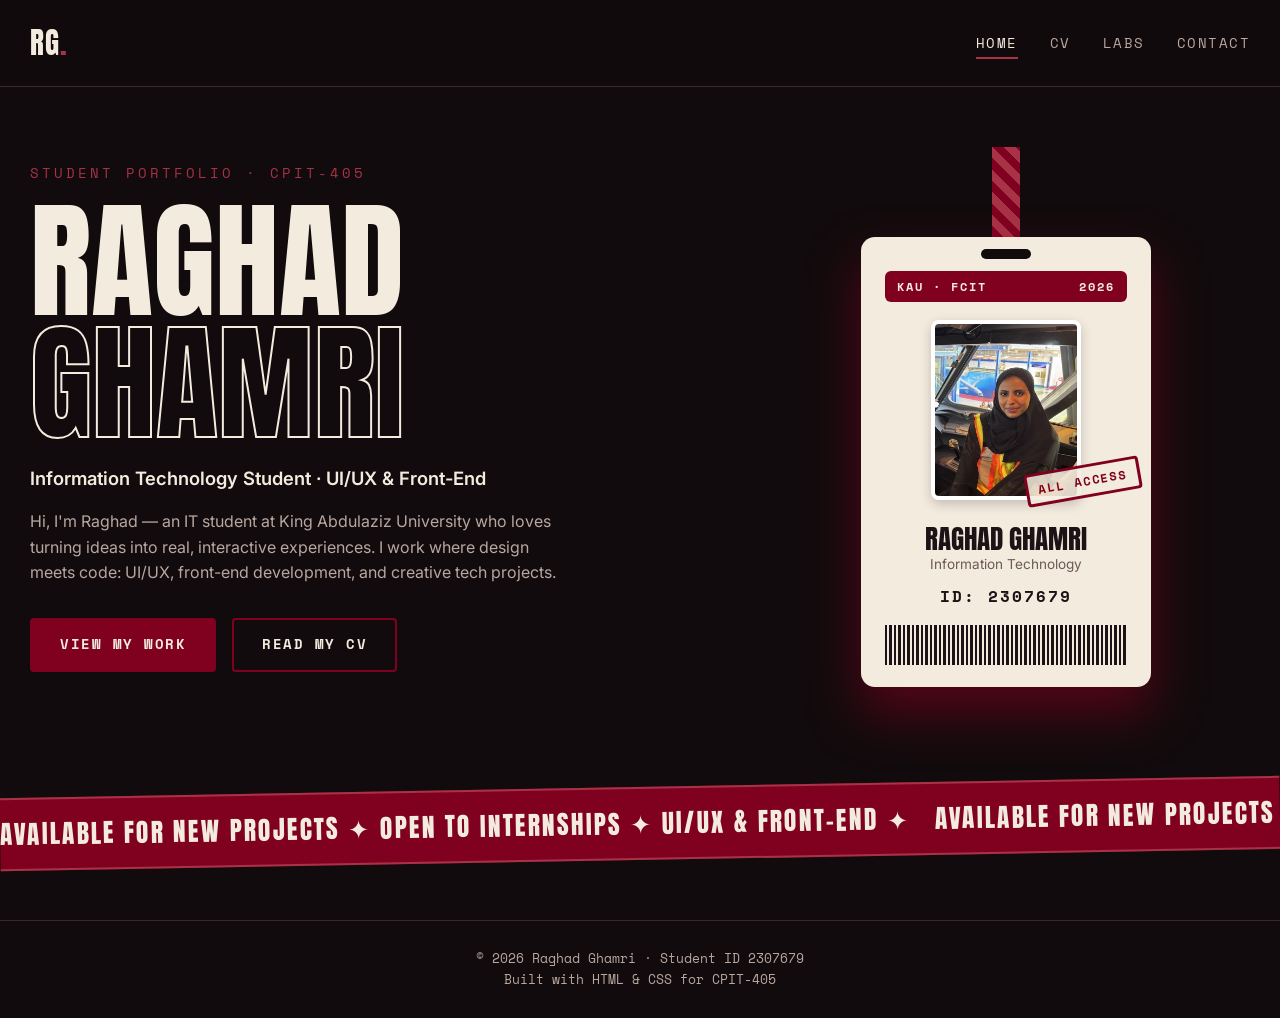
<file: index.html>
<!DOCTYPE html>
<html lang="en">
<head>
    <meta charset="UTF-8">
    <meta name="viewport" content="width=device-width, initial-scale=1.0">
    <title>Raghad Ghamri | Portfolio</title>

    <!-- fonts -->
    <link rel="preconnect" href="https://fonts.googleapis.com">
    <link rel="preconnect" href="https://fonts.gstatic.com" crossorigin>
    <link href="https://fonts.googleapis.com/css2?family=Anton&family=Inter:wght@400;500;600;700&family=Space+Mono:wght@400;700&display=swap" rel="stylesheet">

    <link rel="stylesheet" href="style.css">
</head>
<body>

    <!-- nav bar -->
    <header class="site-header">
        <nav class="navbar">
            <a href="index.html" class="logo">RG<span>.</span></a>
            <ul class="nav-links">
                <li><a href="index.html" class="active">Home</a></li>
                <li><a href="cv.html">CV</a></li>
                <li><a href="labs.html">Labs</a></li>
                <li><a href="contact.html">Contact</a></li>
            </ul>
        </nav>
    </header>

    <!-- content -->
    <main>

        <!-- name and intro -->
        <section class="hero">

            <!-- left side -->
            <div class="hero-text">
                <p class="small-title">Student Portfolio &middot; CPIT-405</p>
                <h1 class="hero-name">Raghad<br><span>Ghamri</span></h1>
                <p class="hero-role">Information Technology Student &middot; UI/UX &amp; Front-End</p>
                <p class="hero-intro">
                    Hi, I'm Raghad &mdash; an IT student at King Abdulaziz University who loves
                    turning ideas into real, interactive experiences. I work where design meets
                    code: UI/UX, front-end development, and creative tech projects.
                </p>
                <div class="hero-buttons">
                    <a href="labs.html" class="btn btn-primary">View My Work</a>
                    <a href="cv.html" class="btn btn-outline">Read My CV</a>
                </div>
            </div>

            <!-- student card -->
            <div class="badge-wrap">
                <div class="strap"></div>
                <div class="badge">
                    <div class="badge-hole"></div>
                    <div class="badge-top">
                        <span>KAU &middot; FCIT</span>
                        <span>2026</span>
                    </div>
                    <img src="images/raghad.jpg" alt="Photo of Raghad Ghamri" class="badge-photo">
                    <p class="badge-name">Raghad Ghamri</p>
                    <p class="badge-dept">Information Technology</p>
                    <p class="badge-id">ID: 2307679</p>
                    <span class="badge-stamp">All Access</span>
                    <div class="barcode"></div>
                </div>
            </div>

        </section>

        <!-- moving strip -->
        <section class="moving-strip" aria-label="Status">
            <div class="moving-text">
                <span>Available for new projects &#10022; Open to internships &#10022; UI/UX &amp; Front-End &#10022;</span>
                <span>Available for new projects &#10022; Open to internships &#10022; UI/UX &amp; Front-End &#10022;</span>
                <span>Available for new projects &#10022; Open to internships &#10022; UI/UX &amp; Front-End &#10022;</span>
            </div>
        </section>

    </main>

    <!-- footer -->
    <footer class="site-footer">
        <p>&copy; 2026 Raghad Ghamri &middot; Student ID 2307679</p>
        <p>Built with HTML &amp; CSS for CPIT-405</p>
    </footer>

</body>
</html>
</file>
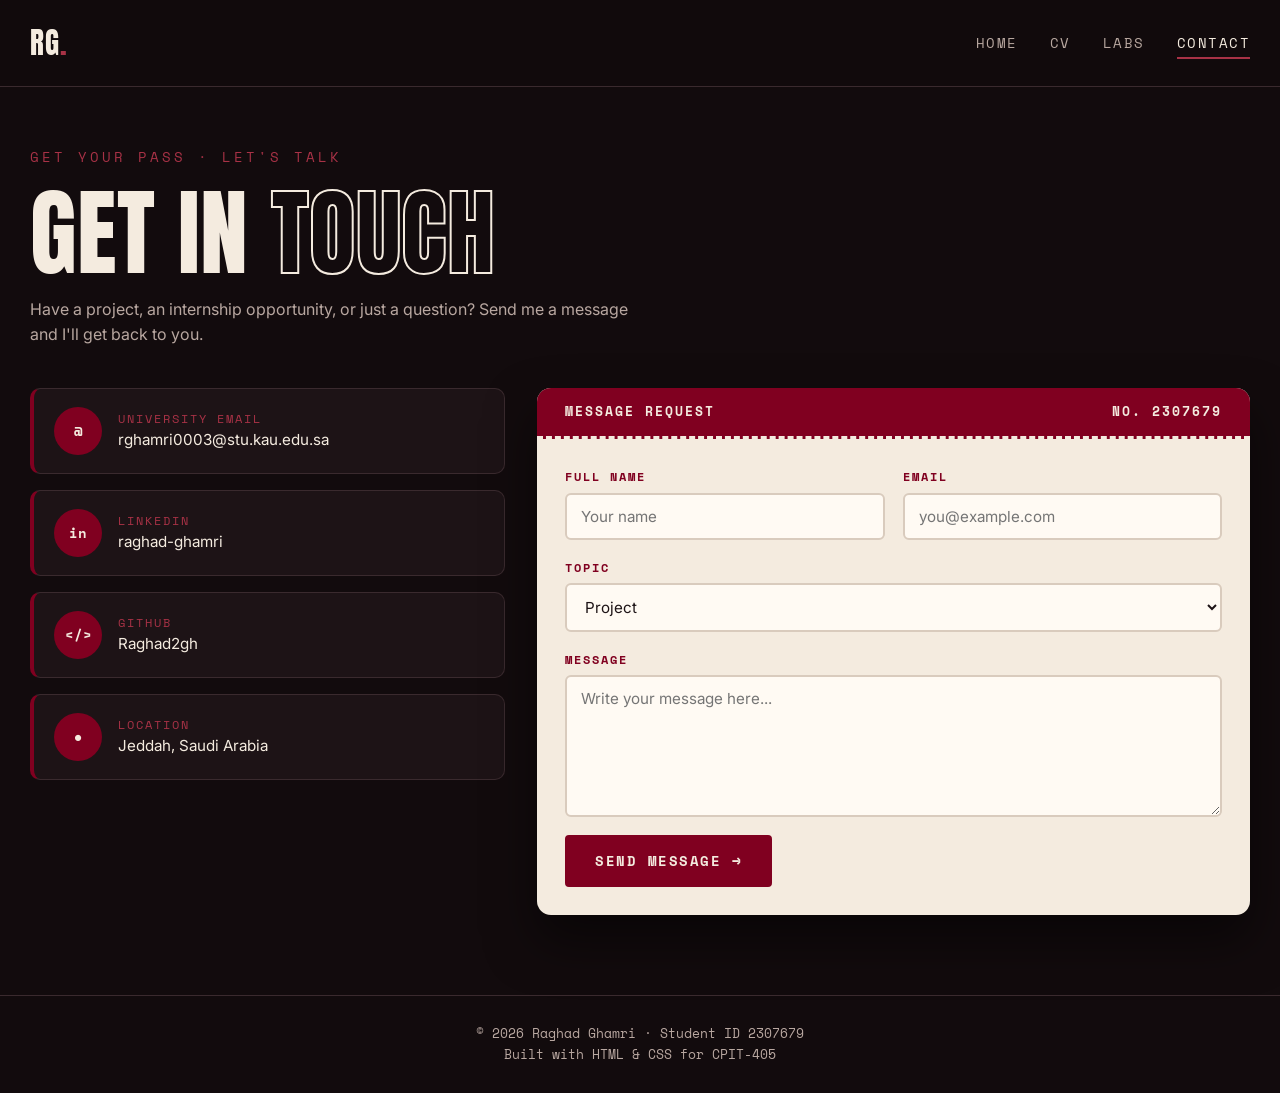
<file: contact.html>
<!DOCTYPE html>
<html lang="en">
<head>
    <meta charset="UTF-8">
    <meta name="viewport" content="width=device-width, initial-scale=1.0">
    <title>Contact | Raghad Ghamri</title>

    <!-- fonts -->
    <link rel="preconnect" href="https://fonts.googleapis.com">
    <link rel="preconnect" href="https://fonts.gstatic.com" crossorigin>
    <link href="https://fonts.googleapis.com/css2?family=Anton&family=Inter:wght@400;500;600;700&family=Space+Mono:wght@400;700&display=swap" rel="stylesheet">

    <link rel="stylesheet" href="style.css">
</head>
<body>

    <!-- nav bar -->
    <header class="site-header">
        <nav class="navbar">
            <a href="index.html" class="logo">RG<span>.</span></a>
            <ul class="nav-links">
                <li><a href="index.html">Home</a></li>
                <li><a href="cv.html">CV</a></li>
                <li><a href="labs.html">Labs</a></li>
                <li><a href="contact.html" class="active">Contact</a></li>
            </ul>
        </nav>
    </header>

    <!-- content -->
    <main>

        <!-- title -->
        <section class="page-header">
            <p class="small-title">Get Your Pass &middot; Let's Talk</p>
            <h1 class="page-title">Get In <span>Touch</span></h1>
            <p class="page-subtitle">
                Have a project, an internship opportunity, or just a question?
                Send me a message and I'll get back to you.
            </p>
        </section>

        <div class="contact-layout">

            <!-- my links -->
            <section class="contact-info">

                <a href="mailto:rghamri0003@stu.kau.edu.sa" class="contact-item">
                    <span class="contact-icon">@</span>
                    <span>
                        <span class="label">University Email</span>
                        <span class="contact-value">rghamri0003@stu.kau.edu.sa</span>
                    </span>
                </a>

                <a href="https://www.linkedin.com/in/raghad-g-08572234a?" target="_blank" class="contact-item">
                    <span class="contact-icon">in</span>
                    <span>
                        <span class="label">LinkedIn</span>
                        <span class="contact-value">raghad-ghamri</span>
                    </span>
                </a>

                <a href="https://github.com/Raghad2gh" target="_blank" class="contact-item">
                    <span class="contact-icon">&lt;/&gt;</span>
                    <span>
                        <span class="label">GitHub</span>
                        <span class="contact-value">Raghad2gh</span>
                    </span>
                </a>

                <div class="contact-item">
                    <span class="contact-icon">&#9679;</span>
                    <span>
                        <span class="label">Location</span>
                        <span class="contact-value">Jeddah, Saudi Arabia</span>
                    </span>
                </div>

            </section>

            <!-- form (web3forms) -->
            <section class="form-card">
                <div class="form-top">
                    <span>Message Request</span>
                    <span>No. 2307679</span>
                </div>

                <form action="https://api.web3forms.com/submit" method="POST" class="contact-form">

                    <!-- web3forms stuff -->
                    <input type="hidden" name="access_key" value="fb576a93-1b61-4d19-a497-512475a0236a">
                    <input type="hidden" name="subject" value="New message from my portfolio">
                    <input type="hidden" name="from_name" value="Raghad Portfolio">
                   
                    <div class="form-row">
                        <div class="form-group">
                            <label for="name">Full Name</label>
                            <input type="text" id="name" name="name" placeholder="Your name" required>
                        </div>
                        <div class="form-group">
                            <label for="email">Email</label>
                            <input type="email" id="email" name="email" placeholder="you@example.com" required>
                        </div>
                    </div>

                    <div class="form-group">
                        <label for="topic">Topic</label>
                        <select id="topic" name="topic">
                            <option value="Project">Project</option>
                            <option value="Internship / Job">Internship / Job</option>
                            <option value="Question">Question</option>
                            <option value="Other">Other</option>
                        </select>
                    </div>

                    <div class="form-group">
                        <label for="message">Message</label>
                        <textarea id="message" name="message" rows="6" placeholder="Write your message here..." required></textarea>
                    </div>

                    <button type="submit" class="btn btn-primary form-btn">Send Message &rarr;</button>
                </form>
            </section>

        </div>

    </main>

    <!-- footer -->
    <footer class="site-footer">
        <p>&copy; 2026 Raghad Ghamri &middot; Student ID 2307679</p>
        <p>Built with HTML &amp; CSS for CPIT-405</p>
    </footer>

</body>
</html>
</file>
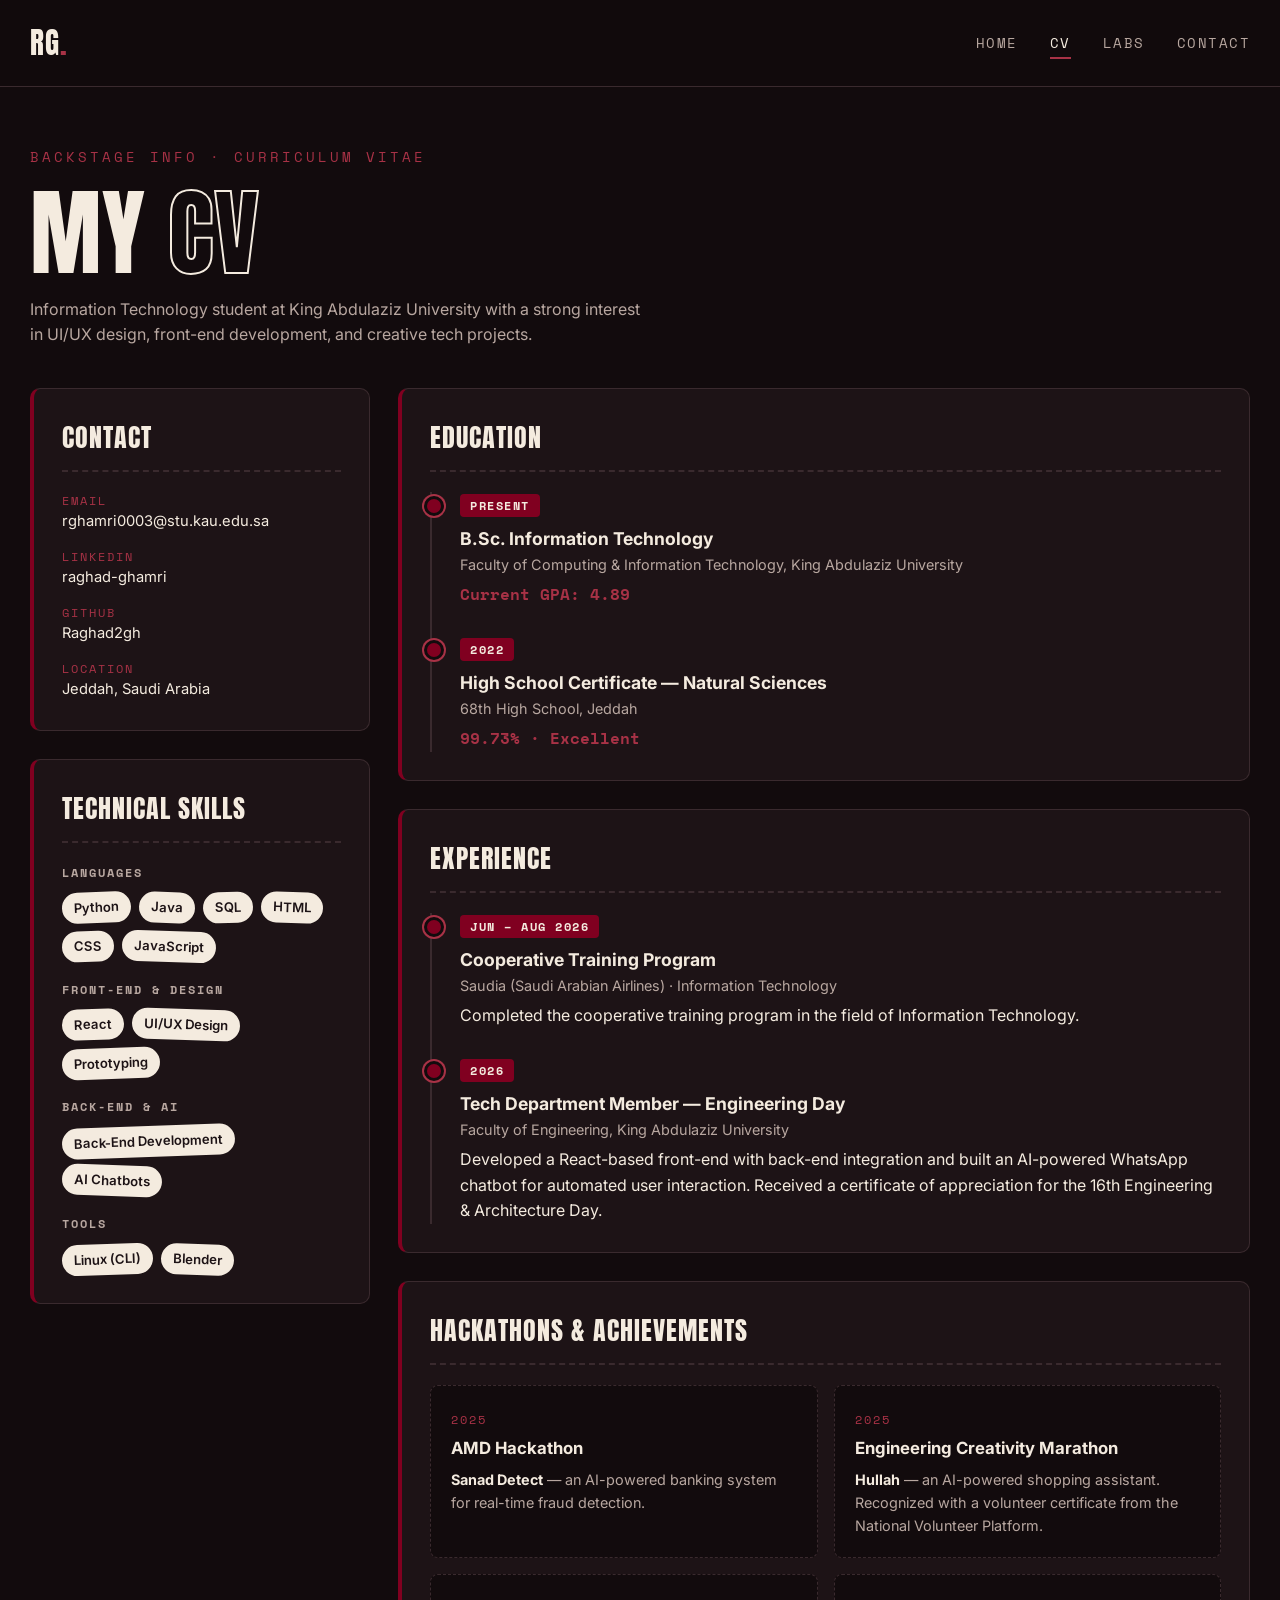
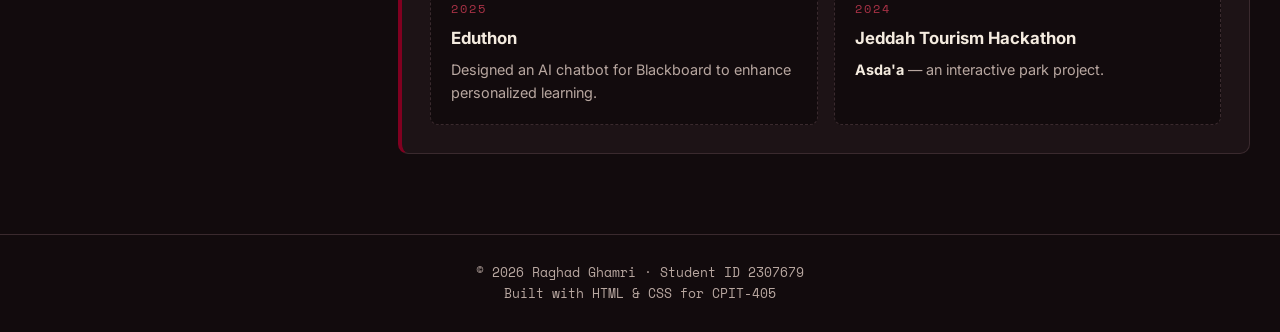
<file: cv.html>
<!DOCTYPE html>
<html lang="en">
<head>
    <meta charset="UTF-8">
    <meta name="viewport" content="width=device-width, initial-scale=1.0">
    <title>CV | Raghad Ghamri</title>

    <!-- fonts -->
    <link rel="preconnect" href="https://fonts.googleapis.com">
    <link rel="preconnect" href="https://fonts.gstatic.com" crossorigin>
    <link href="https://fonts.googleapis.com/css2?family=Anton&family=Inter:wght@400;500;600;700&family=Space+Mono:wght@400;700&display=swap" rel="stylesheet">

    <link rel="stylesheet" href="style.css">
</head>
<body>

    <!-- nav bar -->
    <header class="site-header">
        <nav class="navbar">
            <a href="index.html" class="logo">RG<span>.</span></a>
            <ul class="nav-links">
                <li><a href="index.html">Home</a></li>
                <li><a href="cv.html" class="active">CV</a></li>
                <li><a href="labs.html">Labs</a></li>
                <li><a href="contact.html">Contact</a></li>
            </ul>
        </nav>
    </header>

    <!-- content -->
    <main>

        <!-- title -->
        <section class="page-header">
            <p class="small-title">Backstage Info &middot; Curriculum Vitae</p>
            <h1 class="page-title">My <span>CV</span></h1>
            <p class="page-subtitle">
                Information Technology student at King Abdulaziz University with a strong interest
                in UI/UX design, front-end development, and creative tech projects.
            </p>
        </section>

        <div class="cv-layout">

            <!-- left side -->
            <aside class="cv-side">

                <!-- contact -->
                <section class="cv-card">
                    <h2 class="cv-heading">Contact</h2>
                    <ul class="contact-list">
                        <li>
                            <span class="label">Email</span>
                            <a href="mailto:rghamri0003@stu.kau.edu.sa">rghamri0003@stu.kau.edu.sa</a>
                        </li>
                        <li>
                            <span class="label">LinkedIn</span>
                            <a href="https://linkedin.com/in/raghad-ghamri-08572234a" target="_blank">raghad-ghamri</a>
                        </li>
                        <li>
                            <span class="label">GitHub</span>
                            <a href="https://github.com/Raghad2gh" target="_blank">Raghad2gh</a>
                        </li>
                        <li>
                            <span class="label">Location</span>
                            Jeddah, Saudi Arabia
                        </li>
                    </ul>
                </section>

                <!-- skills -->
                <section class="cv-card">
                    <h2 class="cv-heading">Technical Skills</h2>

                    <h3 class="skill-group">Languages</h3>
                    <ul class="skills">
                        <li>Python</li>
                        <li>Java</li>
                        <li>SQL</li>
                        <li>HTML</li>
                        <li>CSS</li>
                        <li>JavaScript</li>
                    </ul>

                    <h3 class="skill-group">Front-End &amp; Design</h3>
                    <ul class="skills">
                        <li>React</li>
                        <li>UI/UX Design</li>
                        <li>Prototyping</li>
                    </ul>

                    <h3 class="skill-group">Back-End &amp; AI</h3>
                    <ul class="skills">
                        <li>Back-End Development</li>
                        <li>AI Chatbots</li>
                    </ul>

                    <h3 class="skill-group">Tools</h3>
                    <ul class="skills">
                        <li>Linux (CLI)</li>
                        <li>Blender</li>
                    </ul>
                </section>

            </aside>

            <!-- right side -->
            <div class="cv-main">

                <!-- education -->
                <section class="cv-card">
                    <h2 class="cv-heading">Education</h2>
                    <div class="timeline">
                        <article class="timeline-item">
                            <span class="timeline-date">Present</span>
                            <h3>B.Sc. Information Technology</h3>
                            <p class="place">Faculty of Computing &amp; Information Technology, King Abdulaziz University</p>
                            <p class="highlight">Current GPA: 4.89</p>
                        </article>
                        <article class="timeline-item">
                            <span class="timeline-date">2022</span>
                            <h3>High School Certificate &mdash; Natural Sciences</h3>
                            <p class="place">68th High School, Jeddah</p>
                            <p class="highlight">99.73% &middot; Excellent</p>
                        </article>
                    </div>
                </section>

                <!-- experience -->
                <section class="cv-card">
                    <h2 class="cv-heading">Experience</h2>
                    <div class="timeline">
                        <article class="timeline-item">
                            <span class="timeline-date">Jun &ndash; Aug 2026</span>
                            <h3>Cooperative Training Program</h3>
                            <p class="place">Saudia (Saudi Arabian Airlines) &middot; Information Technology</p>
                            <p>Completed the cooperative training program in the field of Information Technology.</p>
                        </article>
                        <article class="timeline-item">
                            <span class="timeline-date">2026</span>
                            <h3>Tech Department Member &mdash; Engineering Day</h3>
                            <p class="place">Faculty of Engineering, King Abdulaziz University</p>
                            <p>
                                Developed a React-based front-end with back-end integration and built an
                                AI-powered WhatsApp chatbot for automated user interaction. Received a
                                certificate of appreciation for the 16th Engineering &amp; Architecture Day.
                            </p>
                        </article>
                    </div>
                </section>

                <!-- hackathons -->
                <section class="cv-card">
                    <h2 class="cv-heading">Hackathons &amp; Achievements</h2>
                    <div class="achievements">
                        <article class="achievement">
                            <span class="achievement-year">2025</span>
                            <h3>AMD Hackathon</h3>
                            <p><strong>Sanad Detect</strong> &mdash; an AI-powered banking system for real-time fraud detection.</p>
                        </article>
                        <article class="achievement">
                            <span class="achievement-year">2025</span>
                            <h3>Engineering Creativity Marathon</h3>
                            <p><strong>Hullah</strong> &mdash; an AI-powered shopping assistant. Recognized with a volunteer certificate from the National Volunteer Platform.</p>
                        </article>
                        <article class="achievement">
                            <span class="achievement-year">2025</span>
                            <h3>Eduthon</h3>
                            <p>Designed an AI chatbot for Blackboard to enhance personalized learning.</p>
                        </article>
                        <article class="achievement">
                            <span class="achievement-year">2024</span>
                            <h3>Jeddah Tourism Hackathon</h3>
                            <p><strong>Asda'a</strong> &mdash; an interactive park project.</p>
                        </article>
                    </div>
                </section>

            </div>
        </div>

    </main>

    <!-- footer -->
    <footer class="site-footer">
        <p>&copy; 2026 Raghad Ghamri &middot; Student ID 2307679</p>
        <p>Built with HTML &amp; CSS for CPIT-405</p>
    </footer>

</body>
</html>
</file>
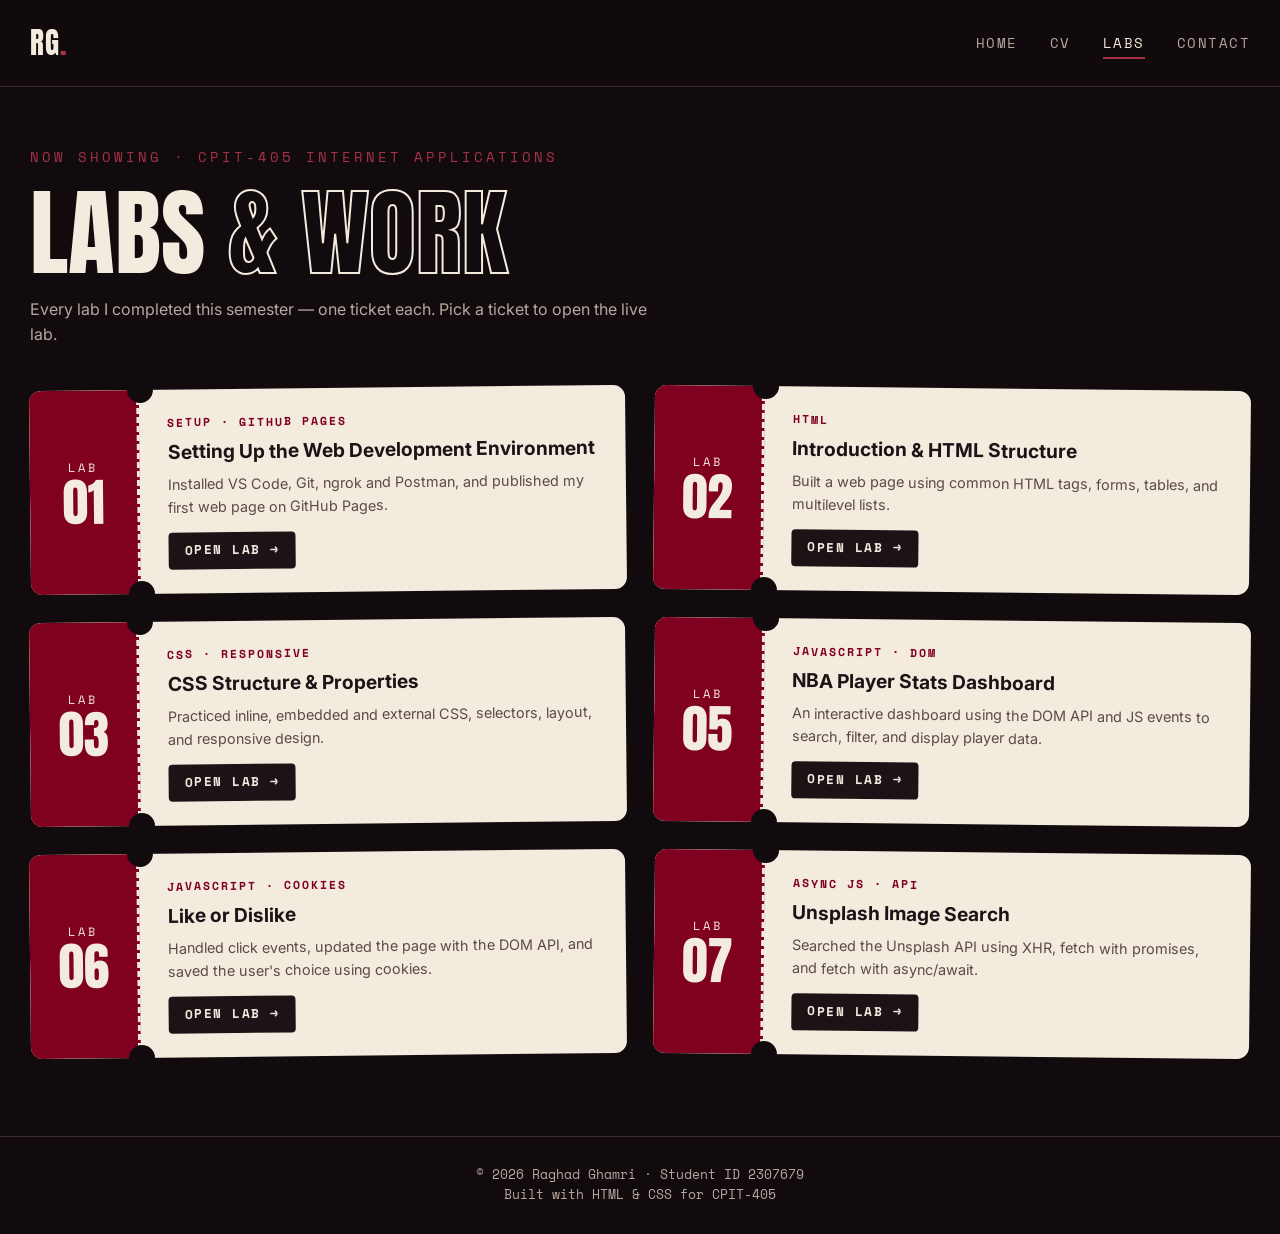
<file: labs.html>
<!DOCTYPE html>
<html lang="en">
<head>
    <meta charset="UTF-8">
    <meta name="viewport" content="width=device-width, initial-scale=1.0">
    <title>Labs | Raghad Ghamri</title>

    <!-- fonts -->
    <link rel="preconnect" href="https://fonts.googleapis.com">
    <link rel="preconnect" href="https://fonts.gstatic.com" crossorigin>
    <link href="https://fonts.googleapis.com/css2?family=Anton&family=Inter:wght@400;500;600;700&family=Space+Mono:wght@400;700&display=swap" rel="stylesheet">

    <link rel="stylesheet" href="style.css">
</head>
<body>

    <!-- nav bar -->
    <header class="site-header">
        <nav class="navbar">
            <a href="index.html" class="logo">RG<span>.</span></a>
            <ul class="nav-links">
                <li><a href="index.html">Home</a></li>
                <li><a href="cv.html">CV</a></li>
                <li><a href="labs.html" class="active">Labs</a></li>
                <li><a href="contact.html">Contact</a></li>
            </ul>
        </nav>
    </header>

    <!-- content -->
    <main>

        <!-- title -->
        <section class="page-header">
            <p class="small-title">Now Showing &middot; CPIT-405 Internet Applications</p>
            <h1 class="page-title">Labs <span>&amp; Work</span></h1>
            <p class="page-subtitle">
                Every lab I completed this semester &mdash; one ticket each.
                Pick a ticket to open the live lab.
            </p>
        </section>

        <!-- labs -->
        <section class="tickets">

            <!-- Lab 1 -->
            <article class="ticket">
                <div class="ticket-left">
                    <span class="ticket-label">Lab</span>
                    <span class="ticket-num">01</span>
                </div>
                <div class="ticket-body">
                    <p class="ticket-tags">Setup &middot; GitHub Pages</p>
                    <h2 class="ticket-title">Setting Up the Web Development Environment</h2>
                    <p class="ticket-desc">Installed VS Code, Git, ngrok and Postman, and published my first web page on GitHub Pages.</p>
                    <a href="https://raghad2gh.github.io/CPIT405_RaghadGhamri/lab/lab1.html" class="ticket-link" target="_blank">Open Lab &rarr;</a>
                </div>
            </article>

            <!-- Lab 2 -->
            <article class="ticket">
                <div class="ticket-left">
                    <span class="ticket-label">Lab</span>
                    <span class="ticket-num">02</span>
                </div>
                <div class="ticket-body">
                    <p class="ticket-tags">HTML</p>
                    <h2 class="ticket-title">Introduction &amp; HTML Structure</h2>
                    <p class="ticket-desc">Built a web page using common HTML tags, forms, tables, and multilevel lists.</p>
                    <a href="https://raghad2gh.github.io/CPIT405_RaghadGhamri/lab/lab2.html" class="ticket-link" target="_blank">Open Lab &rarr;</a>
                </div>
            </article>

            <!-- Lab 3 -->
            <article class="ticket">
                <div class="ticket-left">
                    <span class="ticket-label">Lab</span>
                    <span class="ticket-num">03</span>
                </div>
                <div class="ticket-body">
                    <p class="ticket-tags">CSS &middot; Responsive</p>
                    <h2 class="ticket-title">CSS Structure &amp; Properties</h2>
                    <p class="ticket-desc">Practiced inline, embedded and external CSS, selectors, layout, and responsive design.</p>
                    <a href="https://raghad2gh.github.io/CPIT405_RaghadGhamri/lab/lab3.html" class="ticket-link" target="_blank">Open Lab &rarr;</a>
                </div>
            </article>

            <!-- Lab 5 -->
            <article class="ticket">
                <div class="ticket-left">
                    <span class="ticket-label">Lab</span>
                    <span class="ticket-num">05</span>
                </div>
                <div class="ticket-body">
                    <p class="ticket-tags">JavaScript &middot; DOM</p>
                    <h2 class="ticket-title">NBA Player Stats Dashboard</h2>
                    <p class="ticket-desc">An interactive dashboard using the DOM API and JS events to search, filter, and display player data.</p>
                    <a href="https://raghad2gh.github.io/CPIT405_RaghadGhamri/lab/lab5.html" class="ticket-link" target="_blank">Open Lab &rarr;</a>
                </div>
            </article>

            <!-- Lab 6 -->
            <article class="ticket">
                <div class="ticket-left">
                    <span class="ticket-label">Lab</span>
                    <span class="ticket-num">06</span>
                </div>
                <div class="ticket-body">
                    <p class="ticket-tags">JavaScript &middot; Cookies</p>
                    <h2 class="ticket-title">Like or Dislike</h2>
                    <p class="ticket-desc">Handled click events, updated the page with the DOM API, and saved the user's choice using cookies.</p>
                    <a href="https://raghad2gh.github.io/CPIT405_RaghadGhamri/lab/lab6.html" class="ticket-link" target="_blank">Open Lab &rarr;</a>
                </div>
            </article>

            <!-- Lab 7 -->
            <article class="ticket">
                <div class="ticket-left">
                    <span class="ticket-label">Lab</span>
                    <span class="ticket-num">07</span>
                </div>
                <div class="ticket-body">
                    <p class="ticket-tags">Async JS &middot; API</p>
                    <h2 class="ticket-title">Unsplash Image Search</h2>
                    <p class="ticket-desc">Searched the Unsplash API using XHR, fetch with promises, and fetch with async/await.</p>
                    <a href="https://raghad2gh.github.io/CPIT405_RaghadGhamri/lab/lab7.html" class="ticket-link" target="_blank">Open Lab &rarr;</a>
                </div>
            </article>

        </section>

    </main>

    <!-- footer -->
    <footer class="site-footer">
        <p>&copy; 2026 Raghad Ghamri &middot; Student ID 2307679</p>
        <p>Built with HTML &amp; CSS for CPIT-405</p>
    </footer>

</body>
</html>
</file>
<file: style.css>
/* colors and fonts */
:root {
    --bg: #120b0d;            /* background */
    --surface: #1d1316;       /* cards */
    --burgundy: #800020;      /* my main color */
    --burgundy-light: #a83246;/* lighter burgundy for hover */
    --cream: #f4ebdf;         /* text */
    --muted: #b8a7a0;         /* lighter text */
    --line: #3a2a2e;          /* lines */

    --font-display: "Anton", Impact, sans-serif;
    --font-body: "Inter", Arial, sans-serif;
    --font-mono: "Space Mono", "Courier New", monospace;
}


/* reset */
* {
    margin: 0;
    padding: 0;
    box-sizing: border-box;
}

body {
    background-color: var(--bg);
    color: var(--cream);
    font-family: var(--font-body);
    line-height: 1.6;
    min-height: 100vh;
    overflow-x: hidden;       /* no side scroll because of the tilted strip */
    display: flex;
    flex-direction: column;
}

main {
    flex: 1;
}

a {
    color: inherit;
    text-decoration: none;
}


/* ===== nav bar ===== */
.site-header {
    position: sticky;
    top: 0;
    z-index: 100;
    background-color: rgba(18, 11, 13, 0.92);
    border-bottom: 1px solid var(--line);
}

.navbar {
    max-width: 1500px;
    margin: 0 auto;
    padding: 20px 30px;
    display: flex;
    justify-content: space-between;
    align-items: center;
}

.logo {
    font-family: var(--font-display);
    font-size: 1.8rem;
    letter-spacing: 1px;
}

.logo span {
    color: var(--burgundy-light);
}

.nav-links {
    list-style: none;
    display: flex;
    gap: 32px;
}

.nav-links a {
    font-family: var(--font-mono);
    font-size: 0.85rem;
    text-transform: uppercase;
    letter-spacing: 1.5px;
    color: var(--muted);
    padding-bottom: 4px;
    border-bottom: 2px solid transparent;
    transition: color 0.3s, border-color 0.3s;
}

.nav-links a:hover,
.nav-links a.active {
    color: var(--cream);
    border-bottom-color: var(--burgundy-light);
}


/* ===== buttons ===== */
.btn {
    padding: 14px 28px;
    font-family: var(--font-mono);
    font-size: 0.85rem;
    font-weight: 700;
    text-transform: uppercase;
    letter-spacing: 1.5px;
    border: 2px solid var(--burgundy);
    border-radius: 4px;
    transition: background-color 0.3s, transform 0.3s, border-color 0.3s;
}

.btn-primary {
    background-color: var(--burgundy);
}

.btn-primary:hover {
    background-color: var(--burgundy-light);
    border-color: var(--burgundy-light);
    transform: translateY(-3px);
}

.btn-outline:hover {
    background-color: var(--burgundy);
    transform: translateY(-3px);
}


/* ===== home page ===== */
.hero {
    max-width: 1300px;
    margin: 0 auto;
    padding: 60px 30px 80px;
    display: grid;
    grid-template-columns: 1.4fr 1fr;
    gap: 48px;
    align-items: center;
}

.small-title {
    font-family: var(--font-mono);
    font-size: 0.85rem;
    text-transform: uppercase;
    letter-spacing: 3px;
    color: var(--burgundy-light);
    margin-bottom: 16px;
}

.hero-name {
    font-family: var(--font-display);
    font-size: clamp(4rem, 10vw, 8.5rem);
    font-weight: 400;
    line-height: 0.95;
    text-transform: uppercase;
}

.hero-name span {
    color: transparent;
    -webkit-text-stroke: 2px var(--cream);   /* outline only */
}

.hero-role {
    margin-top: 20px;
    font-size: 1.15rem;
    font-weight: 600;
}

.hero-intro {
    margin-top: 16px;
    max-width: 540px;
    color: var(--muted);
}

.hero-buttons {
    margin-top: 32px;
    display: flex;
    gap: 16px;
    flex-wrap: wrap;
}


/* the student card */
.badge-wrap {
    display: flex;
    flex-direction: column;
    align-items: center;
    animation: swing 4s ease-in-out infinite;
    transform-origin: top center;
}

/* the strap on top */
.strap {
    width: 28px;
    height: 90px;
    background: repeating-linear-gradient(
        45deg,
        var(--burgundy),
        var(--burgundy) 8px,
        var(--burgundy-light) 8px,
        var(--burgundy-light) 16px
    );
}

.badge {
    position: relative;
    width: 290px;
    background-color: var(--cream);
    color: #1d1316;
    border-radius: 14px;
    padding: 34px 24px 22px;
    text-align: center;
    box-shadow: 0 25px 50px rgba(128, 0, 32, 0.6);
}

/* the hole */
.badge-hole {
    position: absolute;
    top: 12px;
    left: 50%;
    transform: translateX(-50%);
    width: 50px;
    height: 10px;
    border-radius: 10px;
    background-color: var(--bg);
}

.badge-top {
    display: flex;
    justify-content: space-between;
    background-color: var(--burgundy);
    color: var(--cream);
    font-family: var(--font-mono);
    font-size: 0.75rem;
    font-weight: 700;
    letter-spacing: 2px;
    padding: 6px 12px;
    border-radius: 6px;
    margin-bottom: 18px;
}

.badge-photo {
    width: 150px;
    height: 180px;
    margin-bottom: 16px;
    border-radius: 8px;
    border: 4px solid #fff;
    box-shadow: 0 4px 12px rgba(0, 0, 0, 0.2);
}

.badge-name {
    font-family: var(--font-display);
    font-size: 1.7rem;
    text-transform: uppercase;
    line-height: 1.1;
}

.badge-dept {
    font-size: 0.85rem;
    color: #6b5a55;
}

.badge-id {
    margin-top: 8px;
    font-family: var(--font-mono);
    font-weight: 700;
    letter-spacing: 2px;
}

/* the stamp */
.badge-stamp {
    position: absolute;
    top: 228px;
    right: 10px;
    transform: rotate(-10deg);
    border: 3px solid var(--burgundy);
    color: var(--burgundy);
    font-family: var(--font-mono);
    font-weight: 700;
    font-size: 0.75rem;
    text-transform: uppercase;
    letter-spacing: 2px;
    padding: 4px 10px;
    border-radius: 4px;
    background-color: rgba(244, 235, 223, 0.85);
}

/* barcode made from stripes */
.barcode {
    height: 40px;
    margin-top: 16px;
    background: repeating-linear-gradient(
        90deg,
        #1d1316 0px, #1d1316 2px,
        transparent 2px, transparent 4px,
        #1d1316 4px, #1d1316 7px,
        transparent 7px, transparent 9px
    );
}

@keyframes swing {
    0%, 100% { transform: rotate(-2deg); }
    50%      { transform: rotate(2deg); }
}


/* moving strip */
.moving-strip {
    overflow: hidden;
    background-color: var(--burgundy);
    border-top: 2px solid var(--burgundy-light);
    border-bottom: 2px solid var(--burgundy-light);
    padding: 14px 0;
    transform: rotate(-1deg);
    margin: 20px 0 60px;
}

.moving-text {
    display: flex;
    width: max-content;
    animation: scroll 25s linear infinite;
}

.moving-text span {
    font-family: var(--font-display);
    font-size: 1.6rem;
    text-transform: uppercase;
    letter-spacing: 2px;
    white-space: nowrap;
    padding-right: 24px;
}

@keyframes scroll {
    from { transform: translateX(0); }
    to   { transform: translateX(-50%); }
}


/* ===== footer ===== */
.site-footer {
    border-top: 1px solid var(--line);
    padding: 28px 30px;
    text-align: center;
    font-family: var(--font-mono);
    font-size: 0.8rem;
    color: var(--muted);
}


/* phones and tablets */
@media (max-width: 860px) {
    .hero {
        grid-template-columns: 1fr;
        text-align: center;
        padding-top: 40px;
    }

    .hero-intro {
        margin-left: auto;
        margin-right: auto;
    }

    .hero-buttons {
        justify-content: center;
    }

     .badge-wrap {
        order: -1;
    }
}

@media (max-width: 560px) {
    .navbar {
        flex-direction: column;
        gap: 14px;
        padding: 16px;
    }

    .nav-links {
        gap: 20px;
    }

    .badge-wrap {
        zoom: 0.8;
    }
}


/* page title (same on cv, labs and contact) */
.page-header {
    max-width: 1300px;
    margin: 0 auto;
    padding: 60px 30px 40px;
}

.page-title {
    font-family: var(--font-display);
    font-size: clamp(3.5rem, 8vw, 6rem);
    font-weight: 400;
    line-height: 1;
    text-transform: uppercase;
}

.page-title span {
    color: transparent;
    -webkit-text-stroke: 2px var(--cream);
}

.page-subtitle {
    margin-top: 16px;
    max-width: 620px;
    color: var(--muted);
}


/* ===== CV page ===== */
.cv-layout {
    max-width: 1300px;
    margin: 0 auto;
    padding: 0 30px 80px;
    display: grid;
    grid-template-columns: 340px 1fr;
    gap: 28px;
    align-items: start;
}

.cv-side,
.cv-main {
    display: flex;
    flex-direction: column;
    gap: 28px;
}

/* cards */
.cv-card {
    background-color: var(--surface);
    border: 1px solid var(--line);
    border-left: 4px solid var(--burgundy);
    border-radius: 10px;
    padding: 28px;
}

.cv-heading {
    font-family: var(--font-display);
    font-size: 1.6rem;
    font-weight: 400;
    text-transform: uppercase;
    letter-spacing: 1px;
    padding-bottom: 12px;
    margin-bottom: 20px;
    border-bottom: 2px dashed var(--line);
}

/* contact */
.contact-list {
    list-style: none;
    display: flex;
    flex-direction: column;
    gap: 14px;
    font-size: 0.92rem;
}

.label {
    display: block;
    font-family: var(--font-mono);
    font-size: 0.72rem;
    text-transform: uppercase;
    letter-spacing: 2px;
    color: var(--burgundy-light);
}

.contact-list a {
    border-bottom: 1px solid transparent;
    transition: color 0.3s, border-color 0.3s;
}

.contact-list a:hover {
    color: var(--burgundy-light);
    border-bottom-color: var(--burgundy-light);
}

/* skills */
.skill-group {
    font-family: var(--font-mono);
    font-size: 0.75rem;
    font-weight: 700;
    text-transform: uppercase;
    letter-spacing: 2px;
    color: var(--muted);
    margin: 18px 0 10px;
}

.skills {
    list-style: none;
    display: flex;
    flex-wrap: wrap;
    gap: 8px;
}

.skills li {
    background-color: var(--cream);
    color: #1d1316;
    font-size: 0.82rem;
    font-weight: 600;
    padding: 5px 12px;
    border-radius: 20px;
    transition: transform 0.3s, background-color 0.3s, color 0.3s;
}

.skills li:nth-child(odd) {
    transform: rotate(-2deg);
}

.skills li:nth-child(even) {
    transform: rotate(2deg);
}

.skills li:hover {
    background-color: var(--burgundy);
    color: var(--cream);
    transform: rotate(0deg) scale(1.08);
}

/* timeline */
.timeline {
    position: relative;
    padding-left: 28px;
    border-left: 2px solid var(--line);
}

.timeline-item {
    position: relative;
    padding-bottom: 28px;
}

.timeline-item:last-child {
    padding-bottom: 0;
}

/* dot */
.timeline-item::before {
    content: "";
    position: absolute;
    left: -36px;
    top: 4px;
    width: 14px;
    height: 14px;
    border-radius: 50%;
    background-color: var(--burgundy);
    border: 3px solid var(--bg);
    box-shadow: 0 0 0 2px var(--burgundy-light);
}

.timeline-date {
    display: inline-block;
    font-family: var(--font-mono);
    font-size: 0.75rem;
    font-weight: 700;
    letter-spacing: 1.5px;
    text-transform: uppercase;
    background-color: var(--burgundy);
    padding: 2px 10px;
    border-radius: 4px;
    margin-bottom: 8px;
}

.timeline-item h3 {
    font-size: 1.1rem;
}

.place {
    color: var(--muted);
    font-size: 0.9rem;
    margin-bottom: 6px;
}

.highlight {
    font-family: var(--font-mono);
    font-weight: 700;
    color: var(--burgundy-light);
}

/* hackathons */
.achievements {
    display: grid;
    grid-template-columns: repeat(2, 1fr);
    gap: 16px;
}

.achievement {
    background-color: var(--bg);
    border: 1px dashed var(--line);
    border-radius: 8px;
    padding: 20px;
    transition: transform 0.3s, border-color 0.3s;
}

.achievement:hover {
    transform: translateY(-10px) rotate(-1deg);
    border-color: var(--burgundy-light);
}

.achievement-year {
    font-family: var(--font-mono);
    font-size: 0.75rem;
    color: var(--burgundy-light);
    letter-spacing: 2px;
}

.achievement h3 {
    font-size: 1.05rem;
    margin: 4px 0 6px;
}

.achievement p {
    font-size: 0.9rem;
    color: var(--muted);
}

.achievement strong {
    color: var(--cream);
}

/* cv on phones */
@media (max-width: 900px) {
    .cv-layout {
        grid-template-columns: 1fr;
    }
}

@media (max-width: 560px) {
    .page-header,
    .cv-layout {
        padding-left: 16px;
        padding-right: 16px;
    }

    .achievements {
        grid-template-columns: 1fr;
    }
}


/* ===== Labs page ===== */
.tickets {
    max-width: 1300px;
    margin: 0 auto;
    padding: 0 30px 80px;
    display: grid;
    grid-template-columns: repeat(2, 1fr);
    gap: 28px;
}

.ticket {
    position: relative;
    display: flex;
    background-color: var(--cream);
    color: #1d1316;
    border-radius: 12px;
    transition: transform 0.3s, box-shadow 0.3s;
}

/* small tilt */
.ticket:nth-child(odd) {
    transform: rotate(-0.6deg);
}

.ticket:nth-child(even) {
    transform: rotate(0.6deg);
}

.ticket:hover {
    transform: translateY(-6px) rotate(0deg);
    box-shadow: 0 18px 35px rgba(0, 0, 0, 0.55);
}

/* left part with the lab number */
.ticket-left {
    width: 110px;
    flex-shrink: 0;
    background-color: var(--burgundy);
    color: var(--cream);
    border-radius: 12px 0 0 12px;
    border-right: 3px dashed var(--cream);   /* dashed line */
    display: flex;
    flex-direction: column;
    align-items: center;
    justify-content: center;
    padding: 20px 0;
}

.ticket-label {
    font-family: var(--font-mono);
    font-size: 0.75rem;
    letter-spacing: 3px;
    text-transform: uppercase;
}

.ticket-num {
    font-family: var(--font-display);
    font-size: 3.2rem;
    line-height: 1;
}

/* the two circles cut out of the ticket */
.ticket::before,
.ticket::after {
    content: "";
    position: absolute;
    left: 98px;
    width: 26px;
    height: 26px;
    border-radius: 50%;
    background-color: var(--bg);
}

.ticket::before {
    top: -13px;
}

.ticket::after {
    bottom: -13px;
}

/* right part */
.ticket-body {
    padding: 24px 28px;
    display: flex;
    flex-direction: column;
    gap: 8px;
}

.ticket-tags {
    font-family: var(--font-mono);
    font-size: 0.72rem;
    font-weight: 700;
    letter-spacing: 2px;
    text-transform: uppercase;
    color: var(--burgundy);
}

.ticket-title {
    font-size: 1.2rem;
    line-height: 1.3;
}

.ticket-desc {
    font-size: 0.9rem;
    color: #5b4b47;
    flex: 1;
}

.ticket-link {
    align-self: flex-start;
    margin-top: 6px;
    font-family: var(--font-mono);
    font-size: 0.8rem;
    font-weight: 700;
    text-transform: uppercase;
    letter-spacing: 1.5px;
    color: var(--cream);
    background-color: #1d1316;
    padding: 8px 16px;
    border-radius: 4px;
    transition: background-color 0.3s, padding 0.3s;
}

.ticket-link:hover {
    background-color: var(--burgundy);
    padding-right: 22px;
}

/* labs on phones */
@media (max-width: 900px) {
    .tickets {
        grid-template-columns: 1fr;
    }
}

@media (max-width: 560px) {
    .tickets {
        padding-left: 16px;
        padding-right: 16px;
    }

    .ticket-left {
        width: 80px;
    }

    .ticket-num {
        font-size: 2.4rem;
    }

    .ticket::before,
    .ticket::after {
        left: 68px;
    }

    .ticket-body {
        padding: 20px;
    }
}


/* ===== Contact page ===== */
.contact-layout {
    max-width: 1300px;
    margin: 0 auto;
    padding: 0 30px 80px;
    display: grid;
    grid-template-columns: 1fr 1.5fr;
    gap: 32px;
    align-items: start;
}

/* left side */
.contact-info {
    display: flex;
    flex-direction: column;
    gap: 16px;
}

.contact-item {
    display: flex;
    align-items: center;
    gap: 16px;
    background-color: var(--surface);
    border: 1px solid var(--line);
    border-left: 4px solid var(--burgundy);
    border-radius: 10px;
    padding: 18px 20px;
    transition: transform 0.3s, border-color 0.3s;
}

a.contact-item:hover {
    transform: translateX(8px);
    border-color: var(--burgundy-light);
}

.contact-icon {
    width: 48px;
    height: 48px;
    flex-shrink: 0;
    display: flex;
    align-items: center;
    justify-content: center;
    background-color: var(--burgundy);
    border-radius: 50%;
    font-family: var(--font-mono);
    font-weight: 700;
    font-size: 0.9rem;
}

.contact-value {
    display: block;
    font-size: 0.95rem;
}

/* the form */
.form-card {
    background-color: var(--cream);
    color: #1d1316;
    border-radius: 14px;
    overflow: hidden;
    box-shadow: 0 25px 50px rgba(0, 0, 0, 0.5);
}

.form-top {
    display: flex;
    justify-content: space-between;
    background-color: var(--burgundy);
    color: var(--cream);
    font-family: var(--font-mono);
    font-size: 0.8rem;
    font-weight: 700;
    letter-spacing: 2px;
    text-transform: uppercase;
    padding: 14px 28px;
    border-bottom: 3px dashed var(--cream);
}

.contact-form {
    padding: 28px;
    display: flex;
    flex-direction: column;
    gap: 18px;
}

.form-row {
    display: grid;
    grid-template-columns: 1fr 1fr;
    gap: 18px;
}

.form-group {
    display: flex;
    flex-direction: column;
    gap: 6px;
}

.form-group label {
    font-family: var(--font-mono);
    font-size: 0.75rem;
    font-weight: 700;
    letter-spacing: 2px;
    text-transform: uppercase;
    color: var(--burgundy);
}

.form-group input,
.form-group select,
.form-group textarea {
    font-family: var(--font-body);
    font-size: 0.95rem;
    color: #1d1316;
    background-color: #fffaf3;
    border: 2px solid #d9cbbd;
    border-radius: 6px;
    padding: 12px 14px;
    transition: border-color 0.3s, box-shadow 0.3s;
}

.form-group textarea {
    resize: vertical;
}

.form-group input:focus,
.form-group select:focus,
.form-group textarea:focus {
    outline: none;
    border-color: var(--burgundy);
    box-shadow: 0 0 0 3px rgba(128, 0, 32, 0.15);
}

.form-btn {
    align-self: flex-start;
    color: var(--cream);
    cursor: pointer;
}



/* contact on phones */
@media (max-width: 900px) {
    .contact-layout {
        grid-template-columns: 1fr;
    }
}

@media (max-width: 560px) {
    .contact-layout {
        padding-left: 16px;
        padding-right: 16px;
    }

    .form-row {
        grid-template-columns: 1fr;
    }

    .contact-form {
        padding: 20px;
    }

    .form-top {
        padding: 12px 20px;
        font-size: 0.7rem;
    }
}
</file>
